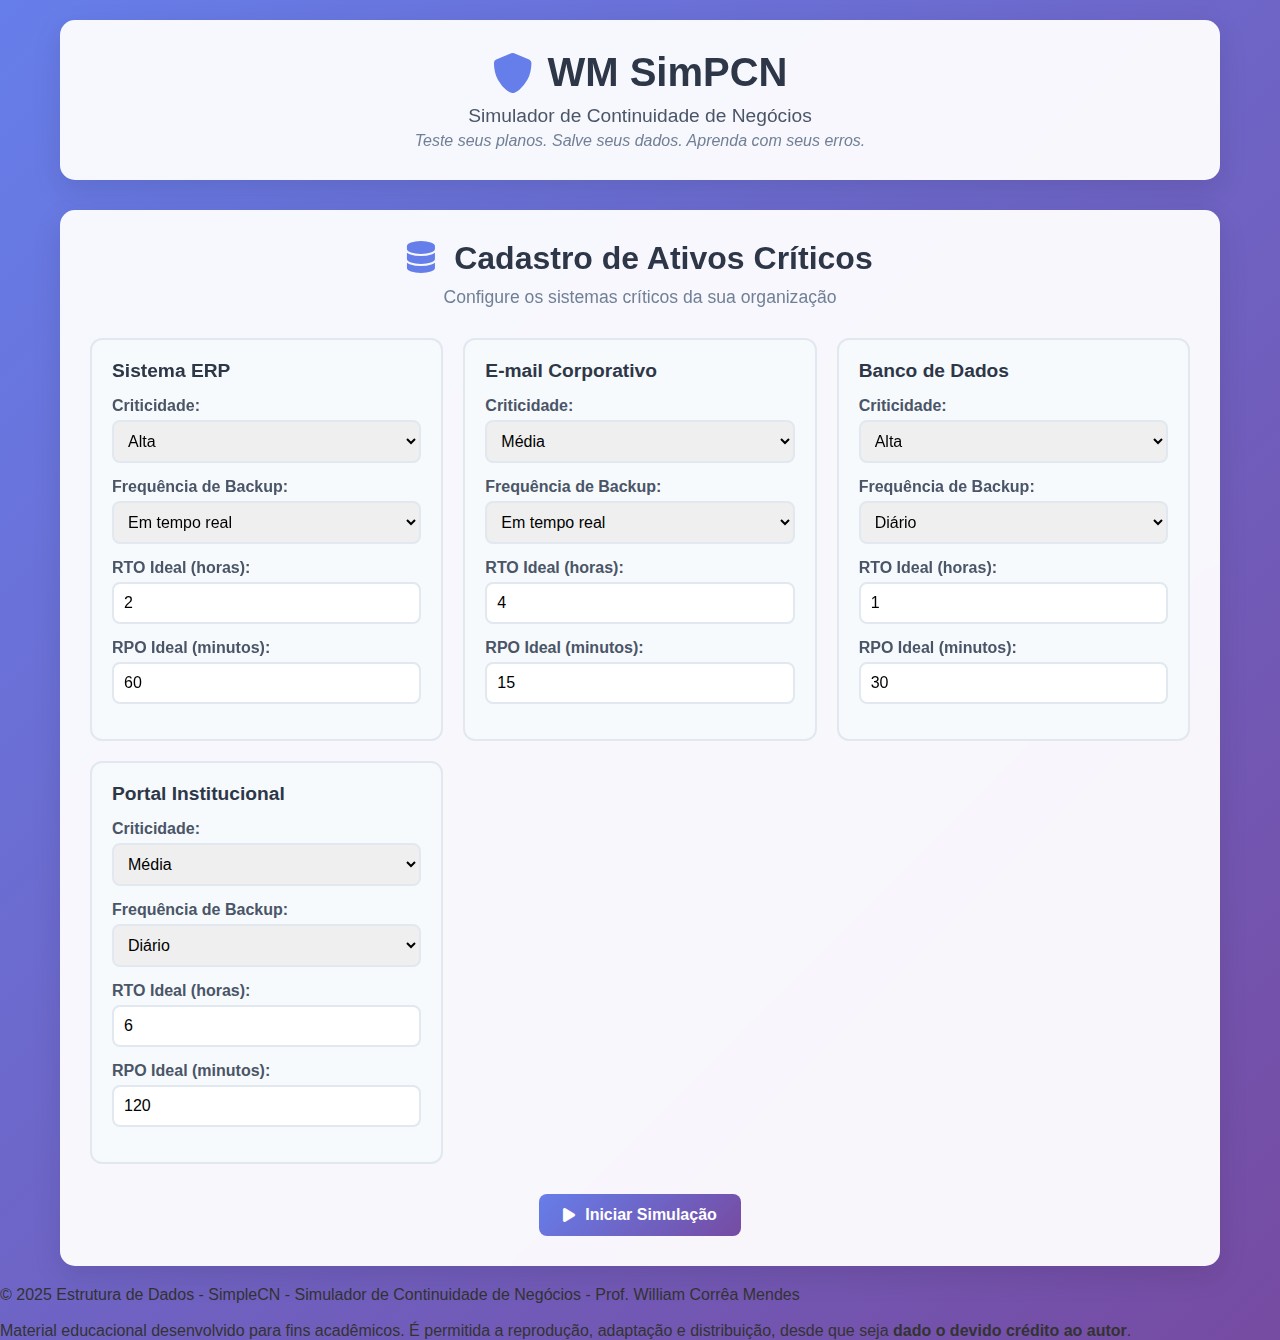
<file: docs/index.html>
<!DOCTYPE html>
<html lang="pt-BR">
<head>
    <!-- Google tag (gtag.js) -->
    <script async src="https://www.googletagmanager.com/gtag/js?id=G-G86XWME6RH"></script>
    <script>
        window.dataLayer = window.dataLayer || [];
        function gtag(){dataLayer.push(arguments);}
        gtag('js', new Date());

        gtag('config', 'G-G86XWME6RH');
    </script>
    <meta charset="UTF-8">
    <meta name="viewport" content="width=device-width, initial-scale=1.0">
    <title>WM SimPCN - Simulador de Continuidade de Negócios</title>
    <link rel="stylesheet" href="css/styles.css">
    <link href="https://cdnjs.cloudflare.com/ajax/libs/font-awesome/6.0.0/css/all.min.css" rel="stylesheet">
</head>
<body>
    <div class="container">
        <!-- Header -->
        <header class="header">
            <div class="logo">
                <i class="fas fa-shield-alt"></i>
                <h1>WM SimPCN</h1>
            </div>
            <p class="subtitle">Simulador de Continuidade de Negócios</p>
            <p class="tagline">Teste seus planos. Salve seus dados. Aprenda com seus erros.</p>
        </header>

        <!-- Tela 1: Cadastro de Ativos Críticos -->
        <section id="cadastro-ativos" class="screen active">
            <div class="screen-header">
                <h2><i class="fas fa-database"></i> Cadastro de Ativos Críticos</h2>
                <p>Configure os sistemas críticos da sua organização</p>
            </div>
            
            <div class="ativos-container">
                <div class="ativo-card">
                    <h3>Sistema ERP</h3>
                    <div class="form-group">
                        <label>Criticidade:</label>
                        <select id="erp-criticidade">
                            <option value="Alta">Alta</option>
                            <option value="Média">Média</option>
                            <option value="Baixa">Baixa</option>
                        </select>
                    </div>
                    <div class="form-group">
                        <label>Frequência de Backup:</label>
                        <select id="erp-backup">
                            <option value="em tempo real">Em tempo real</option>
                            <option value="diário">Diário</option>
                            <option value="semanal">Semanal</option>
                        </select>
                    </div>
                    <div class="form-group">
                        <label>RTO Ideal (horas):</label>
                        <input type="number" id="erp-rto" value="2" min="0.5" step="0.5">
                    </div>
                    <div class="form-group">
                        <label>RPO Ideal (minutos):</label>
                        <input type="number" id="erp-rpo" value="60" min="15" step="15">
                    </div>
                </div>

                <div class="ativo-card">
                    <h3>E-mail Corporativo</h3>
                    <div class="form-group">
                        <label>Criticidade:</label>
                        <select id="email-criticidade">
                            <option value="Alta">Alta</option>
                            <option value="Média" selected>Média</option>
                            <option value="Baixa">Baixa</option>
                        </select>
                    </div>
                    <div class="form-group">
                        <label>Frequência de Backup:</label>
                        <select id="email-backup">
                            <option value="em tempo real" selected>Em tempo real</option>
                            <option value="diário">Diário</option>
                            <option value="semanal">Semanal</option>
                        </select>
                    </div>
                    <div class="form-group">
                        <label>RTO Ideal (horas):</label>
                        <input type="number" id="email-rto" value="4" min="0.5" step="0.5">
                    </div>
                    <div class="form-group">
                        <label>RPO Ideal (minutos):</label>
                        <input type="number" id="email-rpo" value="15" min="15" step="15">
                    </div>
                </div>

                <div class="ativo-card">
                    <h3>Banco de Dados</h3>
                    <div class="form-group">
                        <label>Criticidade:</label>
                        <select id="bd-criticidade">
                            <option value="Alta" selected>Alta</option>
                            <option value="Média">Média</option>
                            <option value="Baixa">Baixa</option>
                        </select>
                    </div>
                    <div class="form-group">
                        <label>Frequência de Backup:</label>
                        <select id="bd-backup">
                            <option value="em tempo real">Em tempo real</option>
                            <option value="diário" selected>Diário</option>
                            <option value="semanal">Semanal</option>
                        </select>
                    </div>
                    <div class="form-group">
                        <label>RTO Ideal (horas):</label>
                        <input type="number" id="bd-rto" value="1" min="0.5" step="0.5">
                    </div>
                    <div class="form-group">
                        <label>RPO Ideal (minutos):</label>
                        <input type="number" id="bd-rpo" value="30" min="15" step="15">
                    </div>
                </div>

                <div class="ativo-card">
                    <h3>Portal Institucional</h3>
                    <div class="form-group">
                        <label>Criticidade:</label>
                        <select id="portal-criticidade">
                            <option value="Alta">Alta</option>
                            <option value="Média" selected>Média</option>
                            <option value="Baixa">Baixa</option>
                        </select>
                    </div>
                    <div class="form-group">
                        <label>Frequência de Backup:</label>
                        <select id="portal-backup">
                            <option value="em tempo real">Em tempo real</option>
                            <option value="diário" selected>Diário</option>
                            <option value="semanal">Semanal</option>
                        </select>
                    </div>
                    <div class="form-group">
                        <label>RTO Ideal (horas):</label>
                        <input type="number" id="portal-rto" value="6" min="0.5" step="0.5">
                    </div>
                    <div class="form-group">
                        <label>RPO Ideal (minutos):</label>
                        <input type="number" id="portal-rpo" value="120" min="15" step="15">
                    </div>
                </div>
            </div>

            <div class="screen-actions">
                <button class="btn btn-primary" onclick="iniciarSimulacao()">
                    <i class="fas fa-play"></i> Iniciar Simulação
                </button>
            </div>
        </section>

        <!-- Tela 2: Cenário de Incidente -->
        <section id="cenario-incidente" class="screen">
            <div class="screen-header">
                <h2><i class="fas fa-exclamation-triangle"></i> Cenário de Incidente</h2>
                <p>Um evento crítico acaba de ocorrer em sua organização</p>
            </div>
            
            <div class="incident-alert">
                <div class="alert-icon">
                    <i class="fas fa-exclamation-triangle"></i>
                </div>
                <div class="alert-content">
                    <h3 id="incident-type">Ataque de Ransomware</h3>
                    <p id="incident-description">
                        Sua organização foi vítima de um ataque de ransomware. 
                        Vários sistemas críticos foram criptografados e estão indisponíveis.
                    </p>
                </div>
            </div>

            <div class="impact-summary">
                <h3>Impacto Inicial</h3>
                <div class="impact-grid">
                    <div class="impact-item">
                        <i class="fas fa-server"></i>
                        <span>Sistemas Afetados</span>
                        <div id="sistemas-afetados" class="impact-value">ERP, E-mail</div>
                    </div>
                    <div class="impact-item">
                        <i class="fas fa-clock"></i>
                        <span>Tempo Offline</span>
                        <div id="tempo-offline" class="impact-value">6 horas</div>
                    </div>
                    <div class="impact-item">
                        <i class="fas fa-database"></i>
                        <span>Perda de Dados</span>
                        <div id="perda-dados" class="impact-value">4 horas</div>
                    </div>
                </div>
            </div>

            <div class="screen-actions">
                <button class="btn btn-secondary" onclick="voltarCadastro()">
                    <i class="fas fa-arrow-left"></i> Voltar
                </button>
                <button class="btn btn-primary" onclick="tomarDecisao()">
                    <i class="fas fa-forward"></i> Tomar Decisão
                </button>
            </div>
        </section>

        <!-- Tela 3: Decisão do Aluno -->
        <section id="decisao-aluno" class="screen">
            <div class="screen-header">
                <h2><i class="fas fa-user-cog"></i> Sua Decisão</h2>
                <p>Defina sua estratégia de recuperação</p>
            </div>

            <div class="timer-container">
                <div class="timer">
                    <i class="fas fa-stopwatch"></i>
                    <span id="timer-display">05:00</span>
                </div>
                <p>Tempo para tomar decisão</p>
            </div>

            <div class="decision-form">
                <div class="form-group">
                    <label>Sistema a recuperar primeiro:</label>
                    <select id="sistema-prioridade">
                        <option value="">Selecione...</option>
                        <option value="ERP">Sistema ERP</option>
                        <option value="E-mail">E-mail Corporativo</option>
                        <option value="Banco de Dados">Banco de Dados</option>
                        <option value="Portal">Portal Institucional</option>
                    </select>
                </div>

                <div class="form-group">
                    <label>RTO Estimado (horas):</label>
                    <input type="number" id="rto-estimado" min="0.5" step="0.5" placeholder="Ex: 2.5">
                    <small>Tempo máximo aceitável para recuperação</small>
                </div>

                <div class="form-group">
                    <label>RPO Estimado (minutos):</label>
                    <input type="number" id="rpo-estimado" min="15" step="15" placeholder="Ex: 60">
                    <small>Perda máxima de dados aceitável</small>
                </div>

                <div class="form-group">
                    <label>Justificativa da decisão:</label>
                    <textarea id="justificativa" rows="3" placeholder="Explique o motivo da sua escolha..."></textarea>
                </div>
            </div>

            <div class="screen-actions">
                <button class="btn btn-secondary" onclick="voltarCenario()">
                    <i class="fas fa-arrow-left"></i> Voltar
                </button>
                <button class="btn btn-primary" onclick="avaliarDecisao()">
                    <i class="fas fa-check"></i> Confirmar Decisão
                </button>
            </div>
        </section>

        <!-- Tela 4: Resultado e Feedback -->
        <section id="resultado-feedback" class="screen">
            <div class="screen-header">
                <h2><i class="fas fa-chart-line"></i> Resultado da Simulação</h2>
                <p>Avaliação da sua estratégia de recuperação</p>
            </div>

            <div class="result-badge">
                <div id="selo-resultado" class="badge success">
                    <i class="fas fa-check-circle"></i>
                    <span>Plano Eficaz</span>
                </div>
            </div>

            <div class="result-summary">
                <div class="result-grid">
                    <div class="result-item">
                        <h4>RTO</h4>
                        <div id="rto-resultado" class="result-status success">
                            <i class="fas fa-check"></i>
                            <span>Dentro do limite</span>
                        </div>
                        <small id="rto-detalhes">2h estimado vs 2h ideal</small>
                    </div>
                    <div class="result-item">
                        <h4>RPO</h4>
                        <div id="rpo-resultado" class="result-status success">
                            <i class="fas fa-check"></i>
                            <span>Dentro do limite</span>
                        </div>
                        <small id="rpo-detalhes">60min estimado vs 60min ideal</small>
                    </div>
                </div>
            </div>

            <div class="impact-details">
                <h3>Impacto da Decisão</h3>
                <div class="impact-list">
                    <div class="impact-detail">
                        <i class="fas fa-envelope"></i>
                        <span>E-mails perdidos: <strong id="emails-perdidos">4 horas</strong></span>
                    </div>
                    <div class="impact-detail">
                        <i class="fas fa-dollar-sign"></i>
                        <span>Custo estimado: <strong id="custo-estimado">R$ 15.000</strong></span>
                    </div>
                    <div class="impact-detail">
                        <i class="fas fa-users"></i>
                        <span>Usuários afetados: <strong id="usuarios-afetados">250</strong></span>
                    </div>
                </div>
            </div>

            <div class="lessons-learned">
                <h3>Lições Aprendidas</h3>
                <div id="licoes-container">
                    <div class="lesson">
                        <i class="fas fa-lightbulb"></i>
                        <p>Priorizar sistemas críticos com base na criticidade do negócio é fundamental para uma recuperação eficaz.</p>
                    </div>
                </div>
            </div>

            <div class="screen-actions">
                <button class="btn btn-secondary" onclick="novaSimulacao()">
                    <i class="fas fa-redo"></i> Nova Simulação
                </button>
                <button class="btn btn-primary" onclick="exportarRelatorio()">
                    <i class="fas fa-download"></i> Exportar Relatório
                </button>
            </div>
        </section>
    </div>

    <footer>
        <p>&copy; 2025 Estrutura de Dados - SimpleCN - Simulador de Continuidade de Negócios - Prof. William Corrêa Mendes</p>
        <br>Material educacional desenvolvido para fins acadêmicos. É permitida a reprodução, adaptação e distribuição, desde que seja <b>dado o devido crédito ao autor</b>. </br> 
    </footer>

    <script src="js/app.js"></script>
</body>
</html>
</file>
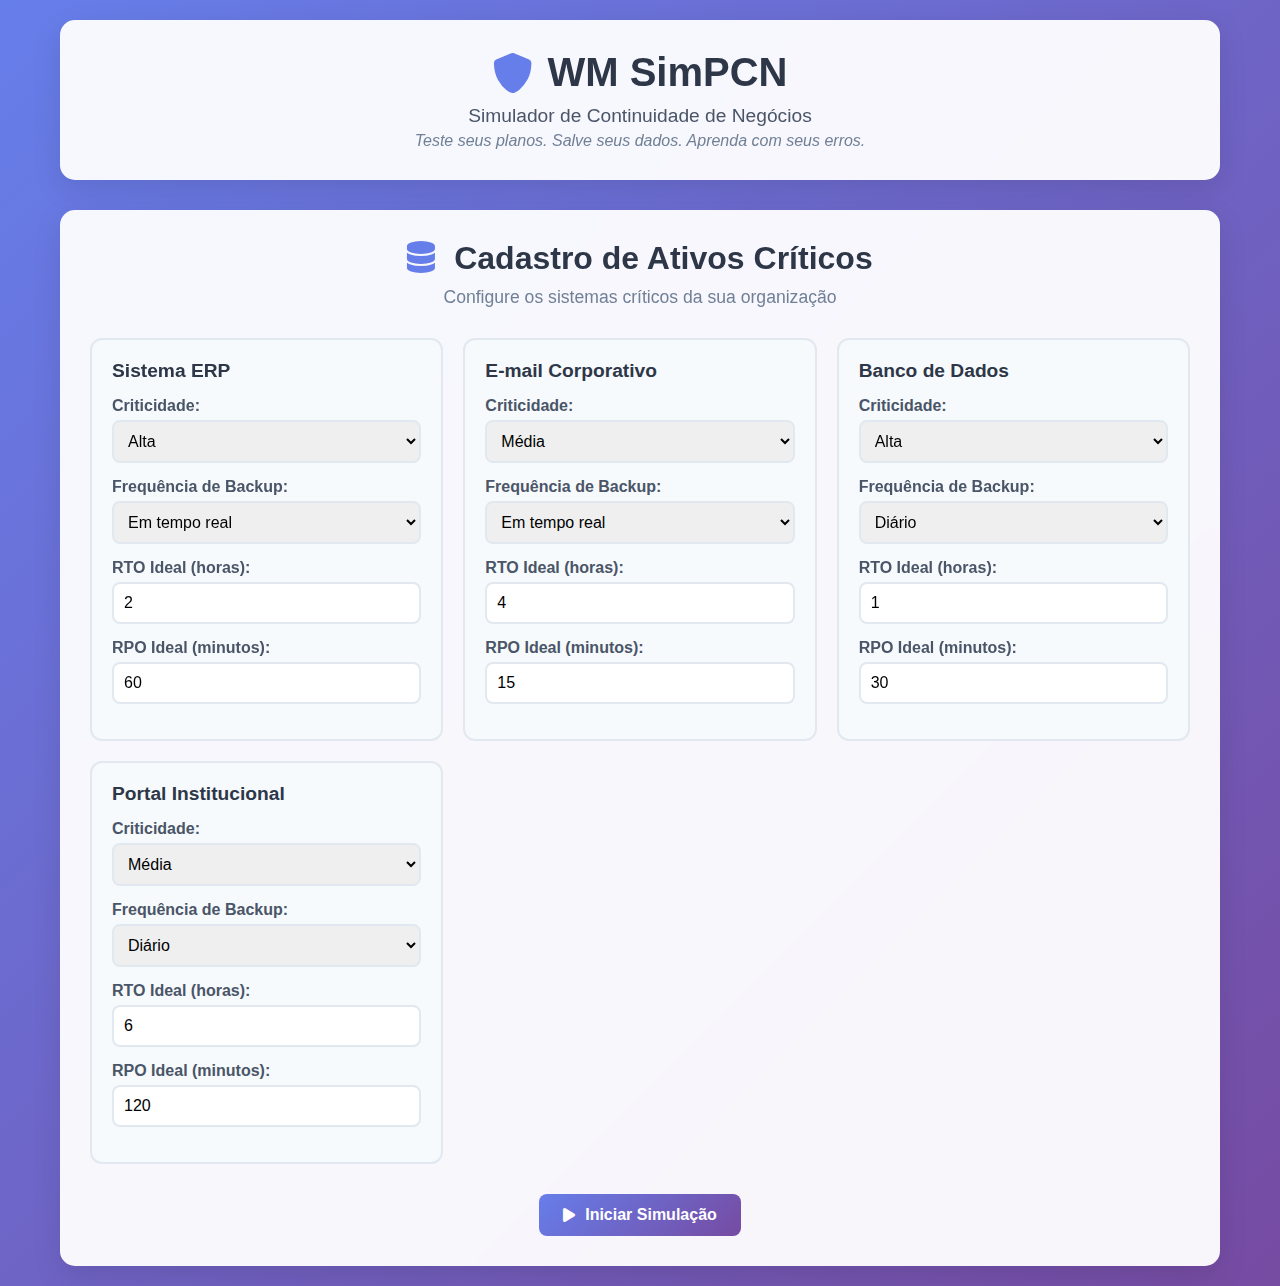
<file: frontend/index.html>
<!DOCTYPE html>
<html lang="pt-BR">
<head>
    <meta charset="UTF-8">
    <meta name="viewport" content="width=device-width, initial-scale=1.0">
    <title>WM SimPCN - Simulador de Continuidade de Negócios</title>
    <link rel="stylesheet" href="css/styles.css">
    <link href="https://cdnjs.cloudflare.com/ajax/libs/font-awesome/6.0.0/css/all.min.css" rel="stylesheet">
</head>
<body>
    <div class="container">
        <!-- Header -->
        <header class="header">
            <div class="logo">
                <i class="fas fa-shield-alt"></i>
                <h1>WM SimPCN</h1>
            </div>
            <p class="subtitle">Simulador de Continuidade de Negócios</p>
            <p class="tagline">Teste seus planos. Salve seus dados. Aprenda com seus erros.</p>
        </header>

        <!-- Tela 1: Cadastro de Ativos Críticos -->
        <section id="cadastro-ativos" class="screen active">
            <div class="screen-header">
                <h2><i class="fas fa-database"></i> Cadastro de Ativos Críticos</h2>
                <p>Configure os sistemas críticos da sua organização</p>
            </div>
            
            <div class="ativos-container">
                <div class="ativo-card">
                    <h3>Sistema ERP</h3>
                    <div class="form-group">
                        <label>Criticidade:</label>
                        <select id="erp-criticidade">
                            <option value="Alta">Alta</option>
                            <option value="Média">Média</option>
                            <option value="Baixa">Baixa</option>
                        </select>
                    </div>
                    <div class="form-group">
                        <label>Frequência de Backup:</label>
                        <select id="erp-backup">
                            <option value="em tempo real">Em tempo real</option>
                            <option value="diário">Diário</option>
                            <option value="semanal">Semanal</option>
                        </select>
                    </div>
                    <div class="form-group">
                        <label>RTO Ideal (horas):</label>
                        <input type="number" id="erp-rto" value="2" min="0.5" step="0.5">
                    </div>
                    <div class="form-group">
                        <label>RPO Ideal (minutos):</label>
                        <input type="number" id="erp-rpo" value="60" min="15" step="15">
                    </div>
                </div>

                <div class="ativo-card">
                    <h3>E-mail Corporativo</h3>
                    <div class="form-group">
                        <label>Criticidade:</label>
                        <select id="email-criticidade">
                            <option value="Alta">Alta</option>
                            <option value="Média" selected>Média</option>
                            <option value="Baixa">Baixa</option>
                        </select>
                    </div>
                    <div class="form-group">
                        <label>Frequência de Backup:</label>
                        <select id="email-backup">
                            <option value="em tempo real" selected>Em tempo real</option>
                            <option value="diário">Diário</option>
                            <option value="semanal">Semanal</option>
                        </select>
                    </div>
                    <div class="form-group">
                        <label>RTO Ideal (horas):</label>
                        <input type="number" id="email-rto" value="4" min="0.5" step="0.5">
                    </div>
                    <div class="form-group">
                        <label>RPO Ideal (minutos):</label>
                        <input type="number" id="email-rpo" value="15" min="15" step="15">
                    </div>
                </div>

                <div class="ativo-card">
                    <h3>Banco de Dados</h3>
                    <div class="form-group">
                        <label>Criticidade:</label>
                        <select id="bd-criticidade">
                            <option value="Alta" selected>Alta</option>
                            <option value="Média">Média</option>
                            <option value="Baixa">Baixa</option>
                        </select>
                    </div>
                    <div class="form-group">
                        <label>Frequência de Backup:</label>
                        <select id="bd-backup">
                            <option value="em tempo real">Em tempo real</option>
                            <option value="diário" selected>Diário</option>
                            <option value="semanal">Semanal</option>
                        </select>
                    </div>
                    <div class="form-group">
                        <label>RTO Ideal (horas):</label>
                        <input type="number" id="bd-rto" value="1" min="0.5" step="0.5">
                    </div>
                    <div class="form-group">
                        <label>RPO Ideal (minutos):</label>
                        <input type="number" id="bd-rpo" value="30" min="15" step="15">
                    </div>
                </div>

                <div class="ativo-card">
                    <h3>Portal Institucional</h3>
                    <div class="form-group">
                        <label>Criticidade:</label>
                        <select id="portal-criticidade">
                            <option value="Alta">Alta</option>
                            <option value="Média" selected>Média</option>
                            <option value="Baixa">Baixa</option>
                        </select>
                    </div>
                    <div class="form-group">
                        <label>Frequência de Backup:</label>
                        <select id="portal-backup">
                            <option value="em tempo real">Em tempo real</option>
                            <option value="diário" selected>Diário</option>
                            <option value="semanal">Semanal</option>
                        </select>
                    </div>
                    <div class="form-group">
                        <label>RTO Ideal (horas):</label>
                        <input type="number" id="portal-rto" value="6" min="0.5" step="0.5">
                    </div>
                    <div class="form-group">
                        <label>RPO Ideal (minutos):</label>
                        <input type="number" id="portal-rpo" value="120" min="15" step="15">
                    </div>
                </div>
            </div>

            <div class="screen-actions">
                <button class="btn btn-primary" onclick="iniciarSimulacao()">
                    <i class="fas fa-play"></i> Iniciar Simulação
                </button>
            </div>
        </section>

        <!-- Tela 2: Cenário de Incidente -->
        <section id="cenario-incidente" class="screen">
            <div class="screen-header">
                <h2><i class="fas fa-exclamation-triangle"></i> Cenário de Incidente</h2>
                <p>Um evento crítico acaba de ocorrer em sua organização</p>
            </div>
            
            <div class="incident-alert">
                <div class="alert-icon">
                    <i class="fas fa-exclamation-triangle"></i>
                </div>
                <div class="alert-content">
                    <h3 id="incident-type">Ataque de Ransomware</h3>
                    <p id="incident-description">
                        Sua organização foi vítima de um ataque de ransomware. 
                        Vários sistemas críticos foram criptografados e estão indisponíveis.
                    </p>
                </div>
            </div>

            <div class="impact-summary">
                <h3>Impacto Inicial</h3>
                <div class="impact-grid">
                    <div class="impact-item">
                        <i class="fas fa-server"></i>
                        <span>Sistemas Afetados</span>
                        <div id="sistemas-afetados" class="impact-value">ERP, E-mail</div>
                    </div>
                    <div class="impact-item">
                        <i class="fas fa-clock"></i>
                        <span>Tempo Offline</span>
                        <div id="tempo-offline" class="impact-value">6 horas</div>
                    </div>
                    <div class="impact-item">
                        <i class="fas fa-database"></i>
                        <span>Perda de Dados</span>
                        <div id="perda-dados" class="impact-value">4 horas</div>
                    </div>
                </div>
            </div>

            <div class="screen-actions">
                <button class="btn btn-secondary" onclick="voltarCadastro()">
                    <i class="fas fa-arrow-left"></i> Voltar
                </button>
                <button class="btn btn-primary" onclick="tomarDecisao()">
                    <i class="fas fa-forward"></i> Tomar Decisão
                </button>
            </div>
        </section>

        <!-- Tela 3: Decisão do Aluno -->
        <section id="decisao-aluno" class="screen">
            <div class="screen-header">
                <h2><i class="fas fa-user-cog"></i> Sua Decisão</h2>
                <p>Defina sua estratégia de recuperação</p>
            </div>

            <div class="timer-container">
                <div class="timer">
                    <i class="fas fa-stopwatch"></i>
                    <span id="timer-display">05:00</span>
                </div>
                <p>Tempo para tomar decisão</p>
            </div>

            <div class="decision-form">
                <div class="form-group">
                    <label>Sistema a recuperar primeiro:</label>
                    <select id="sistema-prioridade">
                        <option value="">Selecione...</option>
                        <option value="ERP">Sistema ERP</option>
                        <option value="E-mail">E-mail Corporativo</option>
                        <option value="Banco de Dados">Banco de Dados</option>
                        <option value="Portal">Portal Institucional</option>
                    </select>
                </div>

                <div class="form-group">
                    <label>RTO Estimado (horas):</label>
                    <input type="number" id="rto-estimado" min="0.5" step="0.5" placeholder="Ex: 2.5">
                    <small>Tempo máximo aceitável para recuperação</small>
                </div>

                <div class="form-group">
                    <label>RPO Estimado (minutos):</label>
                    <input type="number" id="rpo-estimado" min="15" step="15" placeholder="Ex: 60">
                    <small>Perda máxima de dados aceitável</small>
                </div>

                <div class="form-group">
                    <label>Justificativa da decisão:</label>
                    <textarea id="justificativa" rows="3" placeholder="Explique o motivo da sua escolha..."></textarea>
                </div>
            </div>

            <div class="screen-actions">
                <button class="btn btn-secondary" onclick="voltarCenario()">
                    <i class="fas fa-arrow-left"></i> Voltar
                </button>
                <button class="btn btn-primary" onclick="avaliarDecisao()">
                    <i class="fas fa-check"></i> Confirmar Decisão
                </button>
            </div>
        </section>

        <!-- Tela 4: Resultado e Feedback -->
        <section id="resultado-feedback" class="screen">
            <div class="screen-header">
                <h2><i class="fas fa-chart-line"></i> Resultado da Simulação</h2>
                <p>Avaliação da sua estratégia de recuperação</p>
            </div>

            <div class="result-badge">
                <div id="selo-resultado" class="badge success">
                    <i class="fas fa-check-circle"></i>
                    <span>Plano Eficaz</span>
                </div>
            </div>

            <div class="result-summary">
                <div class="result-grid">
                    <div class="result-item">
                        <h4>RTO</h4>
                        <div id="rto-resultado" class="result-status success">
                            <i class="fas fa-check"></i>
                            <span>Dentro do limite</span>
                        </div>
                        <small id="rto-detalhes">2h estimado vs 2h ideal</small>
                    </div>
                    <div class="result-item">
                        <h4>RPO</h4>
                        <div id="rpo-resultado" class="result-status success">
                            <i class="fas fa-check"></i>
                            <span>Dentro do limite</span>
                        </div>
                        <small id="rpo-detalhes">60min estimado vs 60min ideal</small>
                    </div>
                </div>
            </div>

            <div class="impact-details">
                <h3>Impacto da Decisão</h3>
                <div class="impact-list">
                    <div class="impact-detail">
                        <i class="fas fa-envelope"></i>
                        <span>E-mails perdidos: <strong id="emails-perdidos">4 horas</strong></span>
                    </div>
                    <div class="impact-detail">
                        <i class="fas fa-dollar-sign"></i>
                        <span>Custo estimado: <strong id="custo-estimado">R$ 15.000</strong></span>
                    </div>
                    <div class="impact-detail">
                        <i class="fas fa-users"></i>
                        <span>Usuários afetados: <strong id="usuarios-afetados">250</strong></span>
                    </div>
                </div>
            </div>

            <div class="lessons-learned">
                <h3>Lições Aprendidas</h3>
                <div id="licoes-container">
                    <div class="lesson">
                        <i class="fas fa-lightbulb"></i>
                        <p>Priorizar sistemas críticos com base na criticidade do negócio é fundamental para uma recuperação eficaz.</p>
                    </div>
                </div>
            </div>

            <div class="screen-actions">
                <button class="btn btn-secondary" onclick="novaSimulacao()">
                    <i class="fas fa-redo"></i> Nova Simulação
                </button>
                <button class="btn btn-primary" onclick="exportarRelatorio()">
                    <i class="fas fa-download"></i> Exportar Relatório
                </button>
            </div>
        </section>
    </div>

    <script src="js/app.js"></script>
</body>
</html>
</file>
<file: docs/css/styles.css>
/* Reset e configurações básicas */
* {
    margin: 0;
    padding: 0;
    box-sizing: border-box;
}

body {
    font-family: 'Segoe UI', Tahoma, Geneva, Verdana, sans-serif;
    background: linear-gradient(135deg, #667eea 0%, #764ba2 100%);
    min-height: 100vh;
    color: #333;
}

.container {
    max-width: 1200px;
    margin: 0 auto;
    padding: 20px;
}

/* Header */
.header {
    text-align: center;
    background: rgba(255, 255, 255, 0.95);
    border-radius: 15px;
    padding: 30px;
    margin-bottom: 30px;
    box-shadow: 0 10px 30px rgba(0, 0, 0, 0.1);
    backdrop-filter: blur(10px);
}

.logo {
    display: flex;
    align-items: center;
    justify-content: center;
    gap: 15px;
    margin-bottom: 10px;
}

.logo i {
    font-size: 2.5rem;
    color: #667eea;
}

.logo h1 {
    font-size: 2.5rem;
    font-weight: 700;
    color: #2d3748;
}

.subtitle {
    font-size: 1.2rem;
    color: #4a5568;
    margin-bottom: 5px;
}

.tagline {
    font-size: 1rem;
    color: #718096;
    font-style: italic;
}

/* Telas */
.screen {
    display: none;
    background: rgba(255, 255, 255, 0.95);
    border-radius: 15px;
    padding: 30px;
    box-shadow: 0 10px 30px rgba(0, 0, 0, 0.1);
    backdrop-filter: blur(10px);
    animation: fadeIn 0.5s ease-in-out;
}

.screen.active {
    display: block;
}

@keyframes fadeIn {
    from {
        opacity: 0;
        transform: translateY(20px);
    }
    to {
        opacity: 1;
        transform: translateY(0);
    }
}

.screen-header {
    text-align: center;
    margin-bottom: 30px;
}

.screen-header h2 {
    font-size: 2rem;
    color: #2d3748;
    margin-bottom: 10px;
}

.screen-header h2 i {
    color: #667eea;
    margin-right: 10px;
}

.screen-header p {
    color: #718096;
    font-size: 1.1rem;
}

/* Cadastro de Ativos */
.ativos-container {
    display: grid;
    grid-template-columns: repeat(auto-fit, minmax(300px, 1fr));
    gap: 20px;
    margin-bottom: 30px;
}

.ativo-card {
    background: #f7fafc;
    border: 2px solid #e2e8f0;
    border-radius: 12px;
    padding: 20px;
    transition: all 0.3s ease;
}

.ativo-card:hover {
    border-color: #667eea;
    transform: translateY(-2px);
    box-shadow: 0 5px 20px rgba(102, 126, 234, 0.1);
}

.ativo-card h3 {
    color: #2d3748;
    margin-bottom: 15px;
    font-size: 1.2rem;
}

.form-group {
    margin-bottom: 15px;
}

.form-group label {
    display: block;
    margin-bottom: 5px;
    font-weight: 600;
    color: #4a5568;
}

.form-group select,
.form-group input {
    width: 100%;
    padding: 10px;
    border: 2px solid #e2e8f0;
    border-radius: 8px;
    font-size: 1rem;
    transition: border-color 0.3s ease;
}

.form-group select:focus,
.form-group input:focus {
    outline: none;
    border-color: #667eea;
}

.form-group small {
    color: #718096;
    font-size: 0.9rem;
}

.form-group textarea {
    width: 100%;
    padding: 10px;
    border: 2px solid #e2e8f0;
    border-radius: 8px;
    font-size: 1rem;
    resize: vertical;
    transition: border-color 0.3s ease;
}

.form-group textarea:focus {
    outline: none;
    border-color: #667eea;
}

/* Cenário de Incidente */
.incident-alert {
    display: flex;
    align-items: center;
    background: linear-gradient(135deg, #fed7d7 0%, #feb2b2 100%);
    border: 2px solid #fc8181;
    border-radius: 12px;
    padding: 20px;
    margin-bottom: 30px;
}

.alert-icon {
    font-size: 3rem;
    color: #e53e3e;
    margin-right: 20px;
}

.alert-content h3 {
    color: #742a2a;
    font-size: 1.5rem;
    margin-bottom: 10px;
}

.alert-content p {
    color: #822727;
    font-size: 1.1rem;
    line-height: 1.5;
}

.impact-summary {
    margin-bottom: 30px;
}

.impact-summary h3 {
    color: #2d3748;
    margin-bottom: 20px;
    font-size: 1.3rem;
}

.impact-grid {
    display: grid;
    grid-template-columns: repeat(auto-fit, minmax(200px, 1fr));
    gap: 20px;
}

.impact-item {
    background: #f7fafc;
    border: 2px solid #e2e8f0;
    border-radius: 12px;
    padding: 20px;
    text-align: center;
    transition: all 0.3s ease;
}

.impact-item:hover {
    border-color: #667eea;
    transform: translateY(-2px);
}

.impact-item i {
    font-size: 2rem;
    color: #667eea;
    margin-bottom: 10px;
}

.impact-item span {
    display: block;
    color: #4a5568;
    font-weight: 600;
    margin-bottom: 10px;
}

.impact-value {
    font-size: 1.2rem;
    font-weight: 700;
    color: #2d3748;
}

/* Timer */
.timer-container {
    text-align: center;
    margin-bottom: 30px;
}

.timer {
    display: inline-flex;
    align-items: center;
    gap: 10px;
    background: linear-gradient(135deg, #fed7d7 0%, #feb2b2 100%);
    border: 2px solid #fc8181;
    border-radius: 50px;
    padding: 15px 25px;
    font-size: 1.5rem;
    font-weight: 700;
    color: #742a2a;
    margin-bottom: 10px;
}

.timer i {
    color: #e53e3e;
}

/* Decisão */
.decision-form {
    max-width: 600px;
    margin: 0 auto 30px;
}

/* Resultado */
.result-badge {
    text-align: center;
    margin-bottom: 30px;
}

.badge {
    display: inline-flex;
    align-items: center;
    gap: 10px;
    padding: 15px 30px;
    border-radius: 50px;
    font-size: 1.2rem;
    font-weight: 700;
}

.badge.success {
    background: linear-gradient(135deg, #c6f6d5 0%, #9ae6b4 100%);
    color: #22543d;
    border: 2px solid #48bb78;
}

.badge.failure {
    background: linear-gradient(135deg, #fed7d7 0%, #feb2b2 100%);
    color: #742a2a;
    border: 2px solid #fc8181;
}

.result-summary {
    margin-bottom: 30px;
}

.result-grid {
    display: grid;
    grid-template-columns: repeat(auto-fit, minmax(250px, 1fr));
    gap: 20px;
}

.result-item {
    background: #f7fafc;
    border: 2px solid #e2e8f0;
    border-radius: 12px;
    padding: 20px;
    text-align: center;
}

.result-item h4 {
    color: #2d3748;
    margin-bottom: 15px;
    font-size: 1.2rem;
}

.result-status {
    display: flex;
    align-items: center;
    justify-content: center;
    gap: 10px;
    margin-bottom: 10px;
    font-weight: 600;
}

.result-status.success {
    color: #22543d;
}

.result-status.failure {
    color: #742a2a;
}

.result-item small {
    color: #718096;
}

/* Impacto e Lições */
.impact-details,
.lessons-learned {
    margin-bottom: 30px;
}

.impact-details h3,
.lessons-learned h3 {
    color: #2d3748;
    margin-bottom: 20px;
    font-size: 1.3rem;
}

.impact-list {
    display: flex;
    flex-direction: column;
    gap: 15px;
}

.impact-detail {
    display: flex;
    align-items: center;
    gap: 15px;
    background: #f7fafc;
    padding: 15px;
    border-radius: 8px;
    border-left: 4px solid #667eea;
}

.impact-detail i {
    color: #667eea;
    font-size: 1.2rem;
}

.lesson {
    display: flex;
    align-items: flex-start;
    gap: 15px;
    background: #f0fff4;
    padding: 20px;
    border-radius: 12px;
    border-left: 4px solid #48bb78;
    margin-bottom: 15px;
}

.lesson i {
    color: #48bb78;
    font-size: 1.2rem;
    margin-top: 2px;
}

.lesson p {
    color: #22543d;
    line-height: 1.6;
}

/* Botões */
.screen-actions {
    display: flex;
    justify-content: center;
    gap: 20px;
    flex-wrap: wrap;
}

.btn {
    display: inline-flex;
    align-items: center;
    gap: 10px;
    padding: 12px 24px;
    border: none;
    border-radius: 8px;
    font-size: 1rem;
    font-weight: 600;
    cursor: pointer;
    transition: all 0.3s ease;
    text-decoration: none;
}

.btn:hover {
    transform: translateY(-2px);
    box-shadow: 0 5px 15px rgba(0, 0, 0, 0.2);
}

.btn-primary {
    background: linear-gradient(135deg, #667eea 0%, #764ba2 100%);
    color: white;
}

.btn-primary:hover {
    background: linear-gradient(135deg, #5a67d8 0%, #6b46c1 100%);
}

.btn-secondary {
    background: #e2e8f0;
    color: #4a5568;
}

.btn-secondary:hover {
    background: #cbd5e0;
}

/* Responsividade */
@media (max-width: 768px) {
    .container {
        padding: 10px;
    }
    
    .header {
        padding: 20px;
    }
    
    .logo h1 {
        font-size: 2rem;
    }
    
    .screen {
        padding: 20px;
    }
    
    .screen-header h2 {
        font-size: 1.5rem;
    }
    
    .ativos-container {
        grid-template-columns: 1fr;
    }
    
    .impact-grid {
        grid-template-columns: 1fr;
    }
    
    .result-grid {
        grid-template-columns: 1fr;
    }
    
    .screen-actions {
        flex-direction: column;
        align-items: center;
    }
    
    .btn {
        width: 100%;
        max-width: 300px;
        justify-content: center;
    }
}

/* Animações adicionais */
.ativo-card,
.impact-item,
.result-item {
    animation: slideUp 0.6s ease-out;
}

@keyframes slideUp {
    from {
        opacity: 0;
        transform: translateY(30px);
    }
    to {
        opacity: 1;
        transform: translateY(0);
    }
}

/* Estados de loading */
.loading {
    opacity: 0.6;
    pointer-events: none;
}

.loading::after {
    content: '';
    position: absolute;
    top: 50%;
    left: 50%;
    width: 20px;
    height: 20px;
    margin: -10px 0 0 -10px;
    border: 2px solid #667eea;
    border-top: 2px solid transparent;
    border-radius: 50%;
    animation: spin 1s linear infinite;
}

@keyframes spin {
    0% { transform: rotate(0deg); }
    100% { transform: rotate(360deg); }
}
</file>
<file: frontend/css/styles.css>
/* Reset e configurações básicas */
* {
    margin: 0;
    padding: 0;
    box-sizing: border-box;
}

body {
    font-family: 'Segoe UI', Tahoma, Geneva, Verdana, sans-serif;
    background: linear-gradient(135deg, #667eea 0%, #764ba2 100%);
    min-height: 100vh;
    color: #333;
}

.container {
    max-width: 1200px;
    margin: 0 auto;
    padding: 20px;
}

/* Header */
.header {
    text-align: center;
    background: rgba(255, 255, 255, 0.95);
    border-radius: 15px;
    padding: 30px;
    margin-bottom: 30px;
    box-shadow: 0 10px 30px rgba(0, 0, 0, 0.1);
    backdrop-filter: blur(10px);
}

.logo {
    display: flex;
    align-items: center;
    justify-content: center;
    gap: 15px;
    margin-bottom: 10px;
}

.logo i {
    font-size: 2.5rem;
    color: #667eea;
}

.logo h1 {
    font-size: 2.5rem;
    font-weight: 700;
    color: #2d3748;
}

.subtitle {
    font-size: 1.2rem;
    color: #4a5568;
    margin-bottom: 5px;
}

.tagline {
    font-size: 1rem;
    color: #718096;
    font-style: italic;
}

/* Telas */
.screen {
    display: none;
    background: rgba(255, 255, 255, 0.95);
    border-radius: 15px;
    padding: 30px;
    box-shadow: 0 10px 30px rgba(0, 0, 0, 0.1);
    backdrop-filter: blur(10px);
    animation: fadeIn 0.5s ease-in-out;
}

.screen.active {
    display: block;
}

@keyframes fadeIn {
    from {
        opacity: 0;
        transform: translateY(20px);
    }
    to {
        opacity: 1;
        transform: translateY(0);
    }
}

.screen-header {
    text-align: center;
    margin-bottom: 30px;
}

.screen-header h2 {
    font-size: 2rem;
    color: #2d3748;
    margin-bottom: 10px;
}

.screen-header h2 i {
    color: #667eea;
    margin-right: 10px;
}

.screen-header p {
    color: #718096;
    font-size: 1.1rem;
}

/* Cadastro de Ativos */
.ativos-container {
    display: grid;
    grid-template-columns: repeat(auto-fit, minmax(300px, 1fr));
    gap: 20px;
    margin-bottom: 30px;
}

.ativo-card {
    background: #f7fafc;
    border: 2px solid #e2e8f0;
    border-radius: 12px;
    padding: 20px;
    transition: all 0.3s ease;
}

.ativo-card:hover {
    border-color: #667eea;
    transform: translateY(-2px);
    box-shadow: 0 5px 20px rgba(102, 126, 234, 0.1);
}

.ativo-card h3 {
    color: #2d3748;
    margin-bottom: 15px;
    font-size: 1.2rem;
}

.form-group {
    margin-bottom: 15px;
}

.form-group label {
    display: block;
    margin-bottom: 5px;
    font-weight: 600;
    color: #4a5568;
}

.form-group select,
.form-group input {
    width: 100%;
    padding: 10px;
    border: 2px solid #e2e8f0;
    border-radius: 8px;
    font-size: 1rem;
    transition: border-color 0.3s ease;
}

.form-group select:focus,
.form-group input:focus {
    outline: none;
    border-color: #667eea;
}

.form-group small {
    color: #718096;
    font-size: 0.9rem;
}

.form-group textarea {
    width: 100%;
    padding: 10px;
    border: 2px solid #e2e8f0;
    border-radius: 8px;
    font-size: 1rem;
    resize: vertical;
    transition: border-color 0.3s ease;
}

.form-group textarea:focus {
    outline: none;
    border-color: #667eea;
}

/* Cenário de Incidente */
.incident-alert {
    display: flex;
    align-items: center;
    background: linear-gradient(135deg, #fed7d7 0%, #feb2b2 100%);
    border: 2px solid #fc8181;
    border-radius: 12px;
    padding: 20px;
    margin-bottom: 30px;
}

.alert-icon {
    font-size: 3rem;
    color: #e53e3e;
    margin-right: 20px;
}

.alert-content h3 {
    color: #742a2a;
    font-size: 1.5rem;
    margin-bottom: 10px;
}

.alert-content p {
    color: #822727;
    font-size: 1.1rem;
    line-height: 1.5;
}

.impact-summary {
    margin-bottom: 30px;
}

.impact-summary h3 {
    color: #2d3748;
    margin-bottom: 20px;
    font-size: 1.3rem;
}

.impact-grid {
    display: grid;
    grid-template-columns: repeat(auto-fit, minmax(200px, 1fr));
    gap: 20px;
}

.impact-item {
    background: #f7fafc;
    border: 2px solid #e2e8f0;
    border-radius: 12px;
    padding: 20px;
    text-align: center;
    transition: all 0.3s ease;
}

.impact-item:hover {
    border-color: #667eea;
    transform: translateY(-2px);
}

.impact-item i {
    font-size: 2rem;
    color: #667eea;
    margin-bottom: 10px;
}

.impact-item span {
    display: block;
    color: #4a5568;
    font-weight: 600;
    margin-bottom: 10px;
}

.impact-value {
    font-size: 1.2rem;
    font-weight: 700;
    color: #2d3748;
}

/* Timer */
.timer-container {
    text-align: center;
    margin-bottom: 30px;
}

.timer {
    display: inline-flex;
    align-items: center;
    gap: 10px;
    background: linear-gradient(135deg, #fed7d7 0%, #feb2b2 100%);
    border: 2px solid #fc8181;
    border-radius: 50px;
    padding: 15px 25px;
    font-size: 1.5rem;
    font-weight: 700;
    color: #742a2a;
    margin-bottom: 10px;
}

.timer i {
    color: #e53e3e;
}

/* Decisão */
.decision-form {
    max-width: 600px;
    margin: 0 auto 30px;
}

/* Resultado */
.result-badge {
    text-align: center;
    margin-bottom: 30px;
}

.badge {
    display: inline-flex;
    align-items: center;
    gap: 10px;
    padding: 15px 30px;
    border-radius: 50px;
    font-size: 1.2rem;
    font-weight: 700;
}

.badge.success {
    background: linear-gradient(135deg, #c6f6d5 0%, #9ae6b4 100%);
    color: #22543d;
    border: 2px solid #48bb78;
}

.badge.failure {
    background: linear-gradient(135deg, #fed7d7 0%, #feb2b2 100%);
    color: #742a2a;
    border: 2px solid #fc8181;
}

.result-summary {
    margin-bottom: 30px;
}

.result-grid {
    display: grid;
    grid-template-columns: repeat(auto-fit, minmax(250px, 1fr));
    gap: 20px;
}

.result-item {
    background: #f7fafc;
    border: 2px solid #e2e8f0;
    border-radius: 12px;
    padding: 20px;
    text-align: center;
}

.result-item h4 {
    color: #2d3748;
    margin-bottom: 15px;
    font-size: 1.2rem;
}

.result-status {
    display: flex;
    align-items: center;
    justify-content: center;
    gap: 10px;
    margin-bottom: 10px;
    font-weight: 600;
}

.result-status.success {
    color: #22543d;
}

.result-status.failure {
    color: #742a2a;
}

.result-item small {
    color: #718096;
}

/* Impacto e Lições */
.impact-details,
.lessons-learned {
    margin-bottom: 30px;
}

.impact-details h3,
.lessons-learned h3 {
    color: #2d3748;
    margin-bottom: 20px;
    font-size: 1.3rem;
}

.impact-list {
    display: flex;
    flex-direction: column;
    gap: 15px;
}

.impact-detail {
    display: flex;
    align-items: center;
    gap: 15px;
    background: #f7fafc;
    padding: 15px;
    border-radius: 8px;
    border-left: 4px solid #667eea;
}

.impact-detail i {
    color: #667eea;
    font-size: 1.2rem;
}

.lesson {
    display: flex;
    align-items: flex-start;
    gap: 15px;
    background: #f0fff4;
    padding: 20px;
    border-radius: 12px;
    border-left: 4px solid #48bb78;
    margin-bottom: 15px;
}

.lesson i {
    color: #48bb78;
    font-size: 1.2rem;
    margin-top: 2px;
}

.lesson p {
    color: #22543d;
    line-height: 1.6;
}

/* Botões */
.screen-actions {
    display: flex;
    justify-content: center;
    gap: 20px;
    flex-wrap: wrap;
}

.btn {
    display: inline-flex;
    align-items: center;
    gap: 10px;
    padding: 12px 24px;
    border: none;
    border-radius: 8px;
    font-size: 1rem;
    font-weight: 600;
    cursor: pointer;
    transition: all 0.3s ease;
    text-decoration: none;
}

.btn:hover {
    transform: translateY(-2px);
    box-shadow: 0 5px 15px rgba(0, 0, 0, 0.2);
}

.btn-primary {
    background: linear-gradient(135deg, #667eea 0%, #764ba2 100%);
    color: white;
}

.btn-primary:hover {
    background: linear-gradient(135deg, #5a67d8 0%, #6b46c1 100%);
}

.btn-secondary {
    background: #e2e8f0;
    color: #4a5568;
}

.btn-secondary:hover {
    background: #cbd5e0;
}

/* Responsividade */
@media (max-width: 768px) {
    .container {
        padding: 10px;
    }
    
    .header {
        padding: 20px;
    }
    
    .logo h1 {
        font-size: 2rem;
    }
    
    .screen {
        padding: 20px;
    }
    
    .screen-header h2 {
        font-size: 1.5rem;
    }
    
    .ativos-container {
        grid-template-columns: 1fr;
    }
    
    .impact-grid {
        grid-template-columns: 1fr;
    }
    
    .result-grid {
        grid-template-columns: 1fr;
    }
    
    .screen-actions {
        flex-direction: column;
        align-items: center;
    }
    
    .btn {
        width: 100%;
        max-width: 300px;
        justify-content: center;
    }
}

/* Animações adicionais */
.ativo-card,
.impact-item,
.result-item {
    animation: slideUp 0.6s ease-out;
}

@keyframes slideUp {
    from {
        opacity: 0;
        transform: translateY(30px);
    }
    to {
        opacity: 1;
        transform: translateY(0);
    }
}

/* Estados de loading */
.loading {
    opacity: 0.6;
    pointer-events: none;
}

.loading::after {
    content: '';
    position: absolute;
    top: 50%;
    left: 50%;
    width: 20px;
    height: 20px;
    margin: -10px 0 0 -10px;
    border: 2px solid #667eea;
    border-top: 2px solid transparent;
    border-radius: 50%;
    animation: spin 1s linear infinite;
}

@keyframes spin {
    0% { transform: rotate(0deg); }
    100% { transform: rotate(360deg); }
}
</file>
